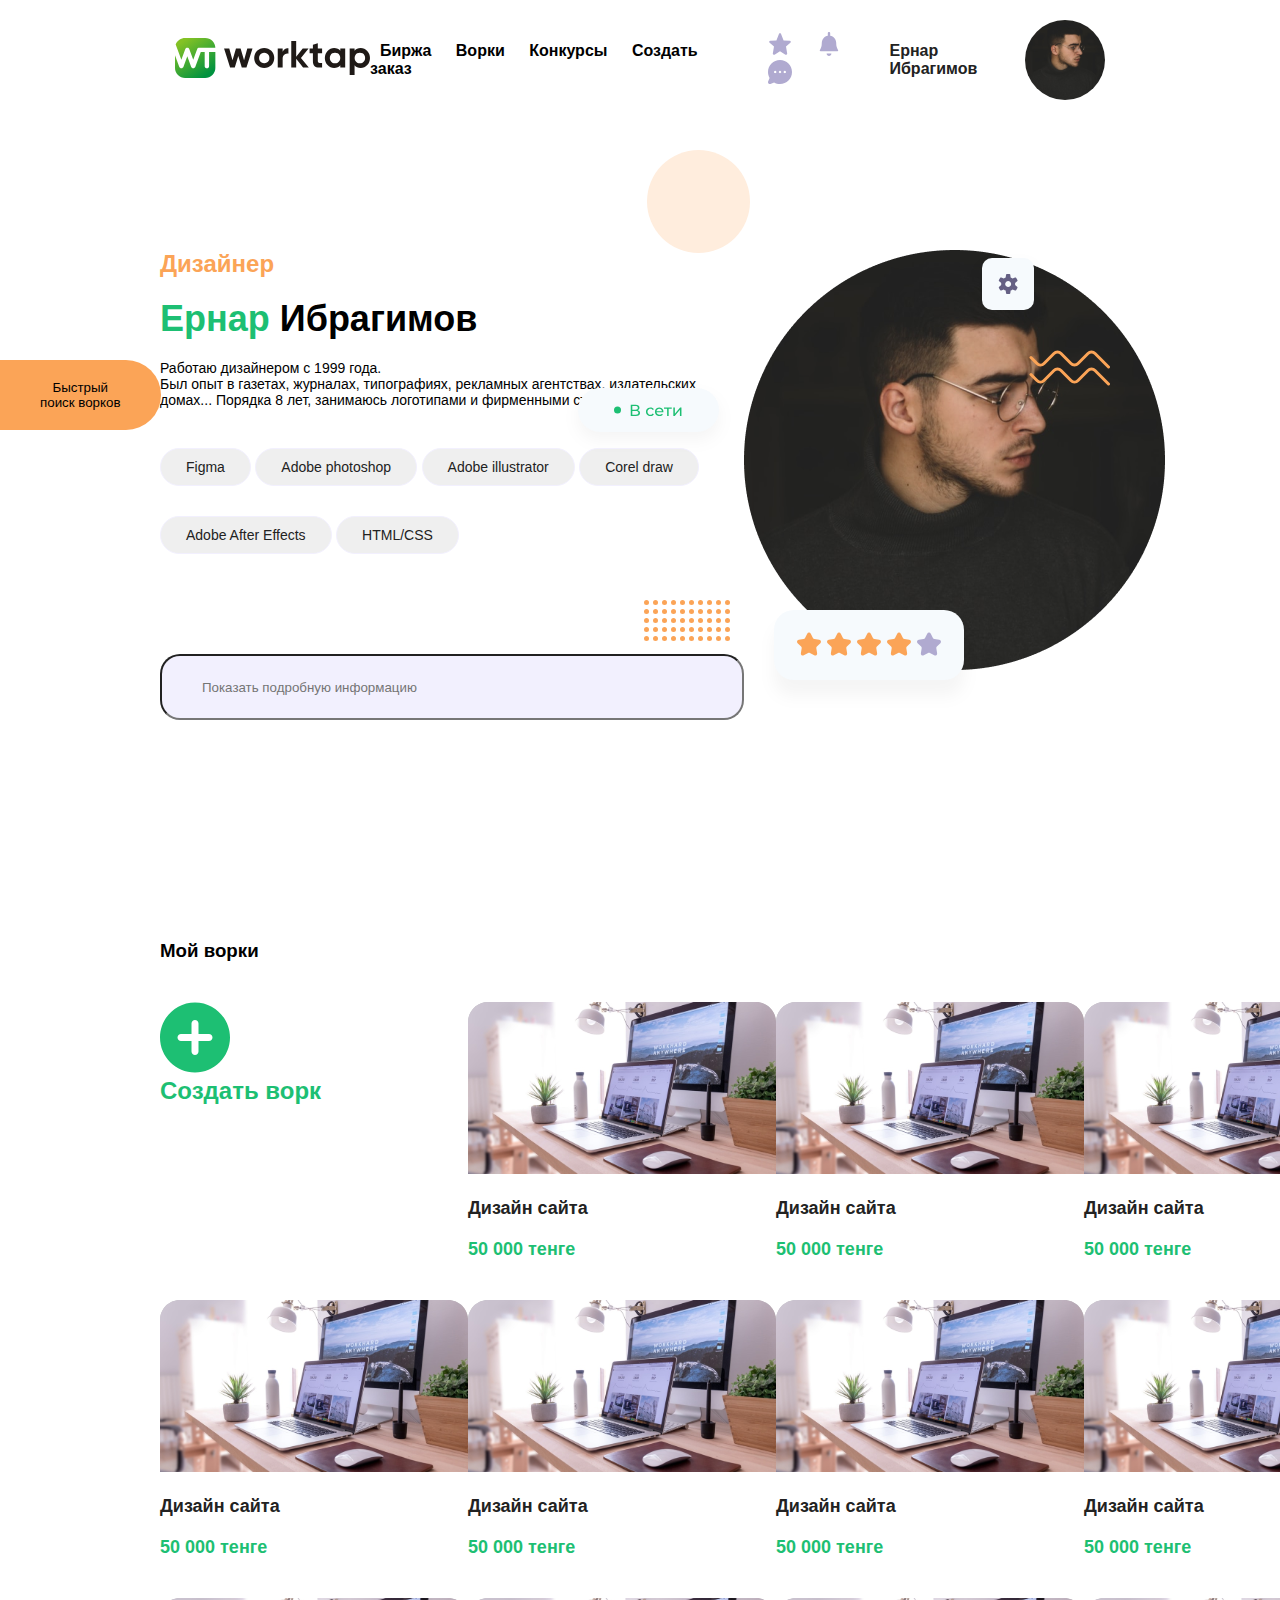
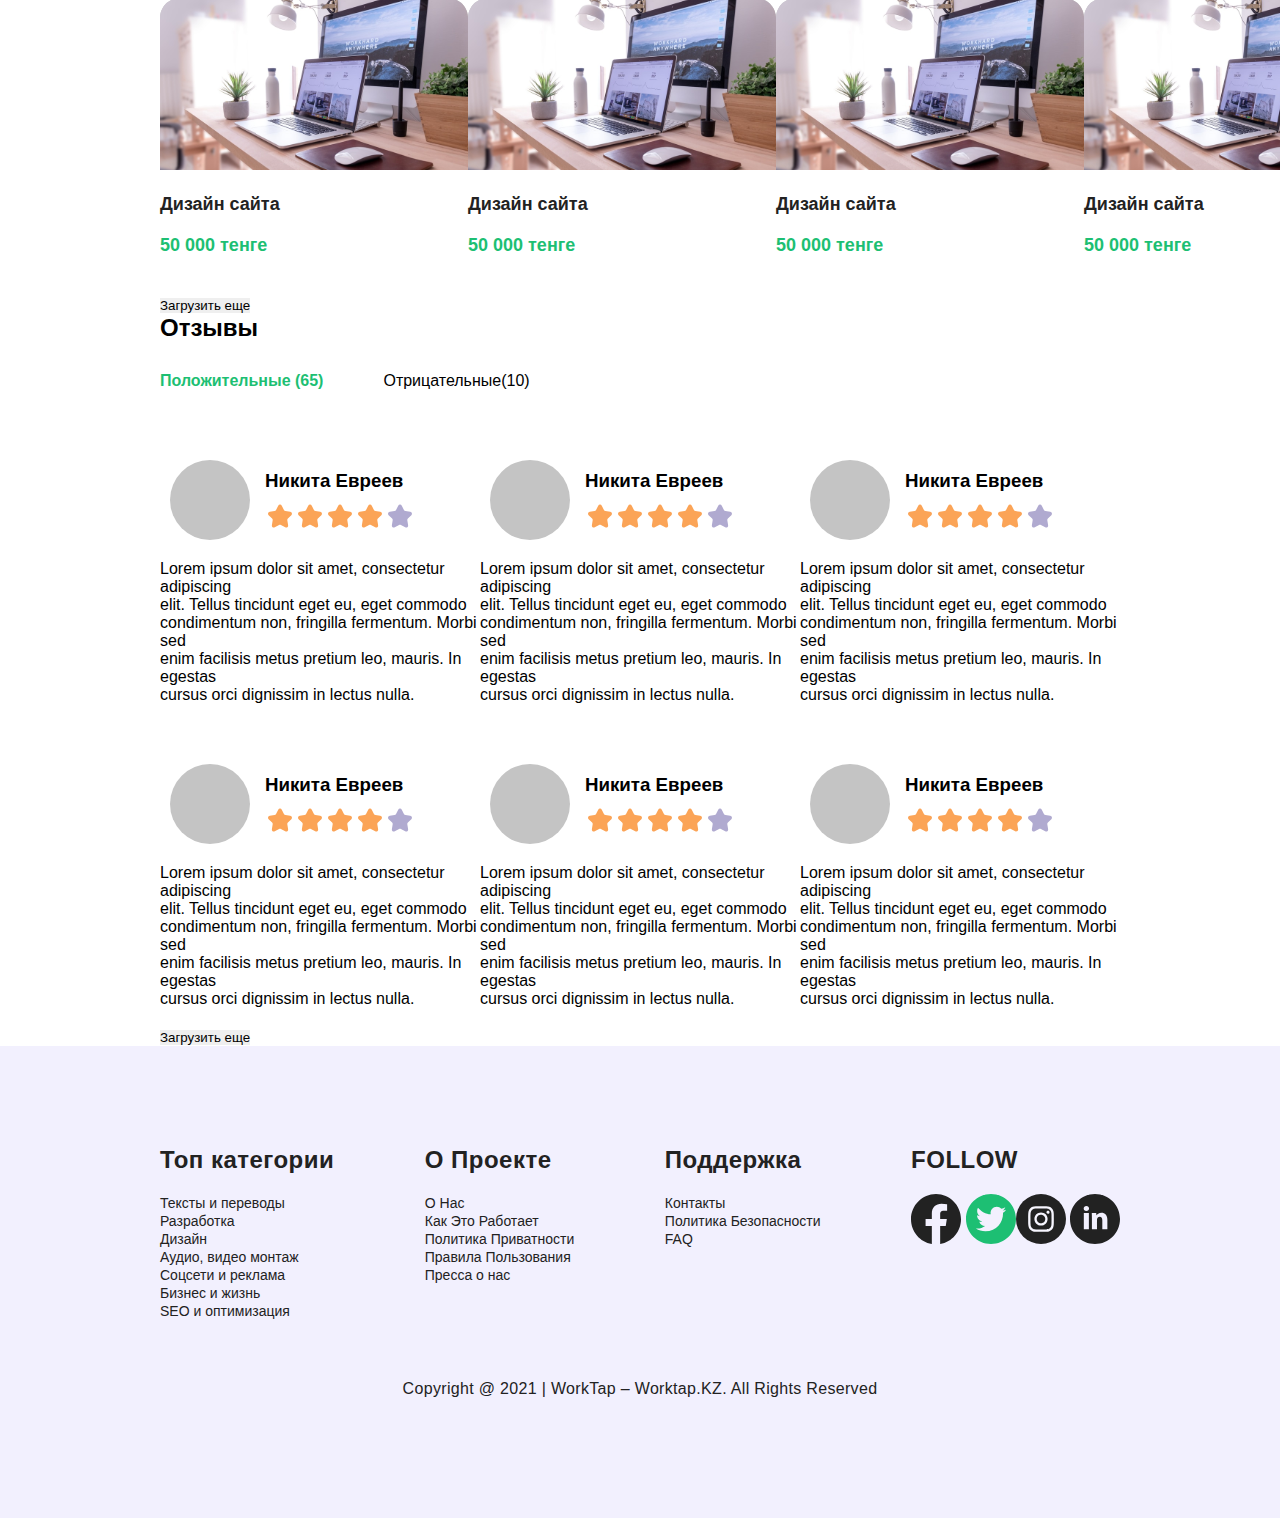
<file: ernar.html>
<!DOCTYPE html>
<html lang="en">
<head>
    <meta charset="UTF-8">
    <meta http-equiv="X-UA-Compatible" content="IE=edge">
    <meta name="viewport" content="width=device-width, initial-scale=1.0">
    <title>Document</title>
    <link rel="stylesheet" href="./ernar.css">
</head>
<body>
    <header id="header">
        <div class="container">
            <div class="header">
                <a href="./index.html">
                    <img src="./images/worktap 1.svg" alt="">
                </a>
                <div class="links">
                    <a href="#">Биржа</a>
                    <a href="#">Ворки</a>
                    <a href="#">Конкурсы</a>
                    <a href="#">Создать заказ</a>
                </div>
                <div class="icons">
                    <img src="./images/star.svg" alt="">
                    <img src="./images/notification.svg" alt="">
                    <img src="./images/comment.svg" alt="">
                </div>
                <div class="ernar">
                    <h5>
                        Ернар Ибрагимов
                    </h5>
                    <img src="./images/Ernar-main.svg" alt="">
                </div>
            </div>
        </div>
    </header>
    <button class="search">
        Быстрый <br>
поиск ворков<ion-icon name="chevron-forward-outline"></ion-icon>
    </button>

    <section id="designer">
        <div class="container">
            <div class="designer">
              
                <div class="designer-left">
                    <h3>
                        Дизайнер 
                    </h3>
                    <h1>
                       <span> Ернар</span> Ибрагимов
                    </h1>
                    <p>
                        Работаю дизайнером с 1999 года. <br>
Был опыт в газетах, журналах, типографиях, рекламных агентствах, издательских <br> домах... Порядка 8 лет, занимаюсь логотипами и фирменными стилями.
                    </p>
                    <div class="designer-btn1">
                        <button>Figma</button>
                        <button>Adobe photoshop</button>
                        <button>Adobe illustrator</button>
                        <button>Corel draw</button>
                    </div>
                    <div class="designer-btn2">
                        <button>Adobe After Effects</button>
                        <button>HTML/CSS</button>
                    </div>
                    <input type="text" placeholder="Показать подробную информацию" >
                  
                </div>
              
                
                    <div class="designer-right">
                        <img src="./images/ernar-main-img.png" alt="" class="ernar">
                        <img src="./images/Ellipse 1.svg" alt="" class="ellips1">
                        <img src="./images/online.svg" alt="" class="online">
                        <img src="./images/dots.svg" alt="" class="dots">
                        <img src="./images/stars.svg" alt="" class="stars">
                        <img src="./images/setting.svg" alt="" class="setting">
                        <img src="./images/line.svg" alt="" class="line">
                        
                    </div>
            </div>
        

        </div>
    </section>
    <section id="works">
        <div class="container">
            <div class="works">
                <h3>
                    Мой ворки
                </h3>
                <div class="work1">
                    <div class="plus">
                        <img src="./images/plus.svg" alt="">
                        <h2>
                            Создать ворк
                        </h2>
                    </div>
                    <div class="comp">
                        <img src="./images/comp.svg" alt="">
                        <h3>Дизайн сайта</h3>
                        <span> 50 000 тенге</span>
                    </div>
                    <div class="comp">
                        <img src="./images/comp.svg" alt="">
                        <h3>Дизайн сайта</h3>
                        <span> 50 000 тенге</span>
                    </div>
                    <div class="comp">
                        <img src="./images/comp.svg" alt="">
                        <h3>Дизайн сайта</h3>
                        <span> 50 000 тенге</span>
                    </div>
                    
                </div>
                <div class="work1">
                    <div class="comp">
                        <img src="./images/comp.svg" alt="">
                        <h3>Дизайн сайта</h3>
                        <span> 50 000 тенге</span>
                    </div>
                    <div class="comp">
                        <img src="./images/comp.svg" alt="">
                        <h3>Дизайн сайта</h3>
                        <span> 50 000 тенге</span>
                    </div>
                    <div class="comp">
                        <img src="./images/comp.svg" alt="">
                        <h3>Дизайн сайта</h3>
                        <span> 50 000 тенге</span>
                    </div>
                    <div class="comp">
                        <img src="./images/comp.svg" alt="">
                        <h3>Дизайн сайта</h3>
                        <span> 50 000 тенге</span>
                    </div>
                    
                </div>
                <div class="work1">
                    <div class="comp">
                        <img src="./images/comp.svg" alt="">
                        <h3>Дизайн сайта</h3>
                        <span> 50 000 тенге</span>
                    </div>
                    <div class="comp">
                        <img src="./images/comp.svg" alt="">
                        <h3>Дизайн сайта</h3>
                        <span> 50 000 тенге</span>
                    </div>
                    <div class="comp">
                        <img src="./images/comp.svg" alt="">
                        <h3>Дизайн сайта</h3>
                        <span> 50 000 тенге</span>
                    </div>
                    <div class="comp">
                        <img src="./images/comp.svg" alt="">
                        <h3>Дизайн сайта</h3>
                        <span> 50 000 тенге</span>
                    </div>
                    
                </div>
            </div>
        </div>
    </section>
    <section id="review">
        <div class="container">
            <div class="review">
                <div class="downloads">
                    <button class>
                        Загрузить еще
                    </button>
                </div>
                <h2>Отзывы</h2>
                <div class="sost">
                    <span>Положительные (65)</span>
                    <h4>
                        Отрицательные(10)
                    </h4>
                </div>
                <div class="rewiews">
                    
                <div class="comm">
                    <div class="comments">
                        <img src="./images/Ellipse-ava.svg" alt="">
                        <div class="baa">
                            <h3>Никита Евреев</h3>
                            <img src="./images/rewiew-star.svg" alt="">
                        </div>
                        
                    </div>
                    <p>
                        Lorem ipsum dolor sit amet, consectetur adipiscing <br> elit. Tellus tincidunt eget eu, eget commodo <br> condimentum non, fringilla fermentum. Morbi sed <br> enim facilisis metus pretium leo, mauris. In egestas <br> cursus orci dignissim in lectus nulla. 
                    </p>
                </div>
                
                
                    <div class="comm">
                        <div class="comments">
                            <img src="./images/Ellipse-ava.svg" alt="">
                            <div class="baa">
                                <h3>Никита Евреев</h3>
                                <img src="./images/rewiew-star.svg" alt="">
                            </div>
                            
                        </div>
                        <p>
                            Lorem ipsum dolor sit amet, consectetur adipiscing <br> elit. Tellus tincidunt eget eu, eget commodo <br> condimentum non, fringilla fermentum. Morbi sed <br> enim facilisis metus pretium leo, mauris. In egestas <br> cursus orci dignissim in lectus nulla. 
                        </p>
                    </div>
               
                   <div class="comm">
                    <div class="comments">
                        <img src="./images/Ellipse-ava.svg" alt="">
                        <div class="baa">
                            <h3>Никита Евреев</h3>
                            <img src="./images/rewiew-star.svg" alt="">
                        </div>
                        
                    </div>
                    <p>
                        Lorem ipsum dolor sit amet, consectetur adipiscing <br> elit. Tellus tincidunt eget eu, eget commodo <br> condimentum non, fringilla fermentum. Morbi sed <br> enim facilisis metus pretium leo, mauris. In egestas <br> cursus orci dignissim in lectus nulla. 
                    </p>
                   </div>
                </div>
                <div class="rewiews">
                    
                    <div class="comm">
                        <div class="comments">
                            <img src="./images/Ellipse-ava.svg" alt="">
                            <div class="baa">
                                <h3>Никита Евреев</h3>
                                <img src="./images/rewiew-star.svg" alt="">
                            </div>
                            
                        </div>
                        <p>
                            Lorem ipsum dolor sit amet, consectetur adipiscing <br> elit. Tellus tincidunt eget eu, eget commodo <br> condimentum non, fringilla fermentum. Morbi sed <br> enim facilisis metus pretium leo, mauris. In egestas <br> cursus orci dignissim in lectus nulla. 
                        </p>
                    </div>
                    
                    
                        <div class="comm">
                            <div class="comments">
                                <img src="./images/Ellipse-ava.svg" alt="">
                                <div class="baa">
                                    <h3>Никита Евреев</h3>
                                    <img src="./images/rewiew-star.svg" alt="">
                                </div>
                                
                            </div>
                            <p>
                                Lorem ipsum dolor sit amet, consectetur adipiscing <br> elit. Tellus tincidunt eget eu, eget commodo <br> condimentum non, fringilla fermentum. Morbi sed <br> enim facilisis metus pretium leo, mauris. In egestas <br> cursus orci dignissim in lectus nulla. 
                            </p>
                        </div>
                   
                       <div class="comm">
                        <div class="comments">
                            <img src="./images/Ellipse-ava.svg" alt="">
                            <div class="baa">
                                <h3>Никита Евреев</h3>
                                <img src="./images/rewiew-star.svg" alt="">
                            </div>
                            
                        </div>
                        <p>
                            Lorem ipsum dolor sit amet, consectetur adipiscing <br> elit. Tellus tincidunt eget eu, eget commodo <br> condimentum non, fringilla fermentum. Morbi sed <br> enim facilisis metus pretium leo, mauris. In egestas <br> cursus orci dignissim in lectus nulla. 
                        </p>
                       </div>
                    </div>
                   <div class="downloads">
                    <button >
                        Загрузить еще
                    </button>
                   </div>
                
            </div>
        </div>
    </section>
    <footer id="footer">
        <div class="container">
            <div class="footer">
                <div class="category">
                    <h2>
                        Топ категории
                    </h2>
                    <a href="#">Тексты и переводы</a> <br>
                    <a href="#">Разработка</a> <br>
                    <a href="#">Дизайн</a> <br>
                    <a href="#">Аудио, видео монтаж</a> <br>
                    <a href="#">Соцсети и реклама</a> <br>
                    <a href="#">Бизнес и жизнь</a> <br>
                    <a href="#">SEO и оптимизация</a>
                </div>
                <div class="project">
                    <h2>
                        О Проекте
                    </h2>
                    <a href="#">О Нас</a> <br>
                    <a href="#">Как Это Работает</a><br>
                    <a href="#">Политика Приватности</a><br>
                    <a href="#">Правила Пользования </a><br>
                    <a href="#">Пресса о нас</a>
                </div>
                <div class="support">
                    <h2>
                        Поддержка
                    </h2>
                    <a href="#">Контакты</a> <br>
                    <a href="#">Политика Безопасности</a> <br>
                    <a href="#">FAQ</a>
                </div>
                <div class="follow">
                    <h2>
                        FOLLOW
                    </h2>
                    <img src="./images/facebook.svg" alt="">
                    <img src="./images/twitter.svg" alt=""
                    ><img src="./images/insta.svg" alt="">
                    <img src="./images/linkedinn.svg" alt="">
                </div>
            </div>
        </div>
        <h3 class="foot">
            Copyright @ 2021  |  WorkTap – Worktap.KZ. All Rights Reserved
        </h3>
    </footer>

    <script nomodule src="https://unpkg.com/ionicons@7.1.0/dist/ionicons/ionicons.js"></script>
</body>
</html>
</file>
<file: ernar.css>
* {
    margin: 0;
    padding: 0;
    font-family: sans-serif;
}
a {
    text-decoration: none;
}
button {
    border: none;
}
.container {
    width: 75%;
    margin: 0 auto;
}

/* HEADER */
#header {
    padding: 20px;
}
.header {
    display: flex;
    justify-content: space-evenly;
    align-items: center;
}
.links a {
    margin: 0 10px;
    color: #000;
font-size: 16px;
font-weight: 550;
transition: .2s;
}
.icons img {
    margin: 0 10px;
}
.ernar {
    display: flex;
    align-items: center;

}
.ernar h5{
    margin-right: 10px;
    color: var(--black, #222);
font-size: 16px;
font-weight: 600;
}
.icons {
    margin-left: 30px;
}
.links a:hover {
    color: var(--green, #1DBF73);
    font-size: 20px;
}

/* HEADER */

/* DESIGNER */
#designer {
    padding: 130px 0;
}
 .designer  {
    display: flex;
    justify-content: space-between; 
}
.search{
    border-radius: 0px 50px 50px 0px;
background: var(--orange, #FBA457);
padding: 20px 40px;
top: 360px;
position: absolute;
}
.designer-left h3 {
    color: var(--orange, #FBA457);
font-size: 24px;
font-weight: 600;
}
.designer-left span {
    color: var(--green, #1DBF73);
font-size: 36px;
font-weight: 600;
}
.designer-left h1 {
    margin: 20px 0;
    color: #000;
font-size: 36px;
font-weight: 600;
}
.designer-left p{
    color: #000;
font-size: 14px;
font-weight: 400;
margin-bottom: 20px;
}
.designer-btn1 button  {
    padding: 10px 25px;
    margin: 20px 0;
    border-radius: 50px;
border: 1px solid var(--light-gray, #F2F0FE);
transition: .5s;
color: var(--black, #222);
font-size: 14px;
font-weight: 400;
}
.designer-btn2 button {
    padding: 10px 25px;
    margin: 10px 0;
    border-radius: 50px;
border: 1px solid var(--light-gray, #F2F0FE);
transition: .5s;
color: var(--black, #222);
font-size: 14px;
font-weight: 400;
}
.designer-btn1 button:hover {
   background: var(--green, #1DBF73);
}
.designer-btn2 button:hover {
    background: var(--green, #1DBF73);
}
.designer-left input {
    border-radius: 20px;
background: var(--light-gray, #F2F0FE);
padding: 20px 40px; 
margin: 90px 0;
width: 500px;
height: 22px;
}
.ernar {
    position: relative;
}
.ellips1 {
    position: absolute;
    top: 150px;
    right: 530px;
}

.online {
    position: absolute;
    top: 380px;
    right: 545px;
}
.dots {
    position: absolute;
    z-index: -1 ;
    top: 600px;
    right: 550px;
}
.stars {
    position: absolute;
    top: 610px;
    right: 300px;
}
.setting {
  position: absolute;
  top: 250px;
  right: 230px;
}
.line {
    position: absolute;
    top: 350px ;
    right: 170px;
}

/* DESIGNER */

/* WORKS */
.work1 {
    margin: 40px 0;
    display: flex;
    justify-content: space-between;
}
.plus {
    width: 308px;
height: 172px;
flex-shrink: 0;


}


.plus h2{
    color: var(--green, #1DBF73);
    
   
}


.comp h3 {
    color: var(--black, #222);
margin: 20px 0;
font-size: 18px;
font-weight: 600;
}
.comp span{
    color: var(--green, #1DBF73);

font-size: 18px;
font-weight: 600;
}

/* WORKS */

/* REWIEW */
.download {
    border-radius: 40px;
border: 1px solid var(--green, #1DBF73);
color: var(--green, #1DBF73);
padding: 16px 48px;
transition: 0.5s;
display: flex;
justify-content: center;
/* width: 16px;
height: 48px; */

/* desktop/H3 */
font-size: 18px;
font-weight: 600;
margin: 40px 0;
color: var(--green, #1DBF73);

/* desktop/H3 */
font-size: 18px;
font-weight: 600;
}

.sost{
    display: flex;
   
    
}
.sost span {
    color: var(--green, #1DBF73);
    padding: 30px 30px 30px 0;
font-size: 16px;
font-weight: 550;
transition: .3s;    
}
.sost span:hover{
    font-weight: 700;
}
.sost h4 {
    color: #000;
font-size: 16px;
font-weight: 400;
padding: 30px;
transition: .3s;
}
.sost h4:hover {
    font-weight: 700;
}
.comments{
    display: flex;
    align-items: center;
    padding: 20px 10px;
}
.baa {
    margin: 0 15px;
}

.baa  h3{
   padding: 5px 0 10px 0px;
}
.rewiews {
    display: flex;
    justify-content: space-between;
    padding: 20px 0;
}
.download:hover {
    background: #1DBF73 ;
    color: white;
}

/* REWIEW */

/* FOOTER */
#footer {
    padding: 60px 0 ;
    background: var(--light-gray, #F2F0FE);
}
.footer {
    display: flex;
    justify-content: space-between;
    
}
.category h2 {
    color: var(--black, #222);
font-size: 24px;
font-weight: 700;
letter-spacing: 0.48px;
margin: 40px 0 20px 0;
}
.category a {
    color: var(--black, #222);
font-size: 14px;
font-weight: 400;
transition: .5s;
}
.project h2 {
    color: var(--black, #222);
    font-size: 24px;
    font-weight: 700;
    letter-spacing: 0.48px;
    margin: 40px 0 20px 0;
}
.project a{
    color: var(--black, #222);
    font-size: 14px;
    font-weight: 400;
    transition: .5s;
}
.support h2 {
    color: var(--black, #222);
    font-size: 24px;
    font-weight: 700;
    letter-spacing: 0.48px;
    margin: 40px 0 20px 0;
}
.support a {
    color: var(--black, #222);
    font-size: 14px;
    font-weight: 400;
    transition: .5s;
}
.follow  h2 {
    color: var(--black, #222);
    font-size: 24px;
    font-weight: 700;
    letter-spacing: 0.48px; 
    margin: 40px 0 20px 0;
}
.footer a:hover {
    color: var(--green, #1DBF73);
    font-size: 16px;
}
.follow img:hover {
    background: var(--green, #1DBF73);
    border-radius: 50%;
}
.foot {
    text-align: center;
    padding: 60px 0;
    color: var(--black, #222);
font-size: 16px;
font-weight: 500;
letter-spacing: 0.32px;
} 

/* FOOTER */
</file>
